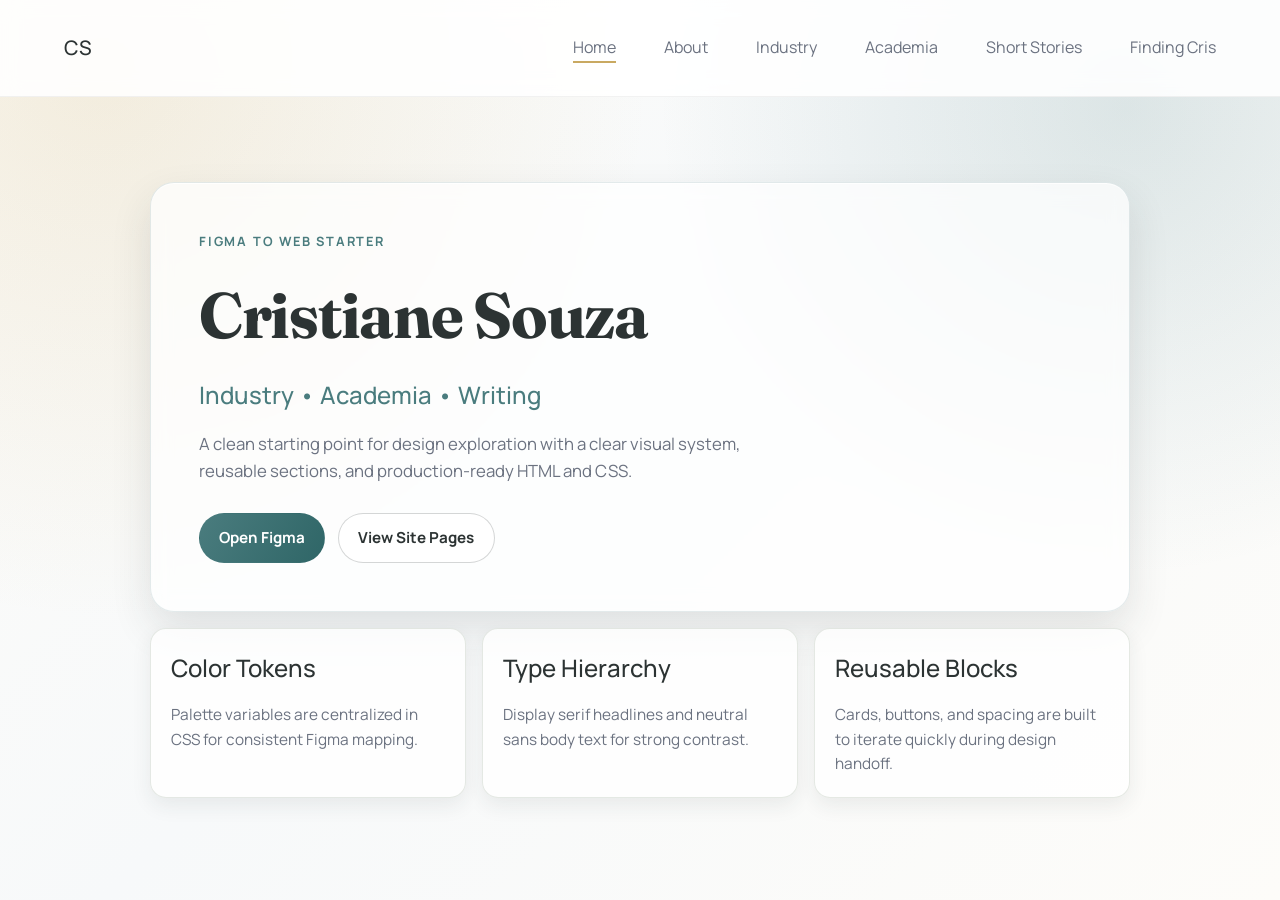
<file: index.html>
<!DOCTYPE html>
<html lang="en">
<head>
    <meta charset="UTF-8">
    <meta name="viewport" content="width=device-width, initial-scale=1.0">
    <title>Cris Souza</title>
    <link rel="preconnect" href="https://fonts.googleapis.com">
    <link rel="preconnect" href="https://fonts.gstatic.com" crossorigin>
    <link href="https://fonts.googleapis.com/css2?family=Fraunces:opsz,wght@9..144,500;9..144,700&family=Manrope:wght@400;500;700&display=swap" rel="stylesheet">
    <link rel="stylesheet" href="css/style.css">
</head>
<body>
    <nav>
        <div class="logo">CS</div>
        <ul class="nav-links">
            <li><a href="index.html" class="active">Home</a></li>
            <li><a href="about.html">About</a></li>
            <li><a href="industry.html">Industry</a></li>
            <li><a href="academia.html">Academia</a></li>
            <li><a href="stories.html">Short Stories</a></li>
            <li><a href="contact.html">Finding Cris</a></li>
        </ul>
    </nav>

    <main class="landing">
        <section class="hero-panel">
            <p class="eyebrow">Figma to web starter</p>
            <h1>Cristiane Souza</h1>
            <p class="subtitle">Industry • Academia • Writing</p>
            <p class="hero-copy">
                A clean starting point for design exploration with a clear visual
                system, reusable sections, and production-ready HTML and CSS.
            </p>
            <div class="action-row">
                <a class="button primary" href="https://www.figma.com/" target="_blank" rel="noreferrer">Open Figma</a>
                <a class="button secondary" href="about.html">View Site Pages</a>
            </div>
        </section>

        <section class="feature-strip" aria-label="Design foundations">
            <article class="feature-card">
                <h3>Color Tokens</h3>
                <p>Palette variables are centralized in CSS for consistent Figma mapping.</p>
            </article>
            <article class="feature-card">
                <h3>Type Hierarchy</h3>
                <p>Display serif headlines and neutral sans body text for strong contrast.</p>
            </article>
            <article class="feature-card">
                <h3>Reusable Blocks</h3>
                <p>Cards, buttons, and spacing are built to iterate quickly during design handoff.</p>
            </article>
        </section>
    </main>

    <script src="js/main.js"></script>
</body>
</html>
</file>
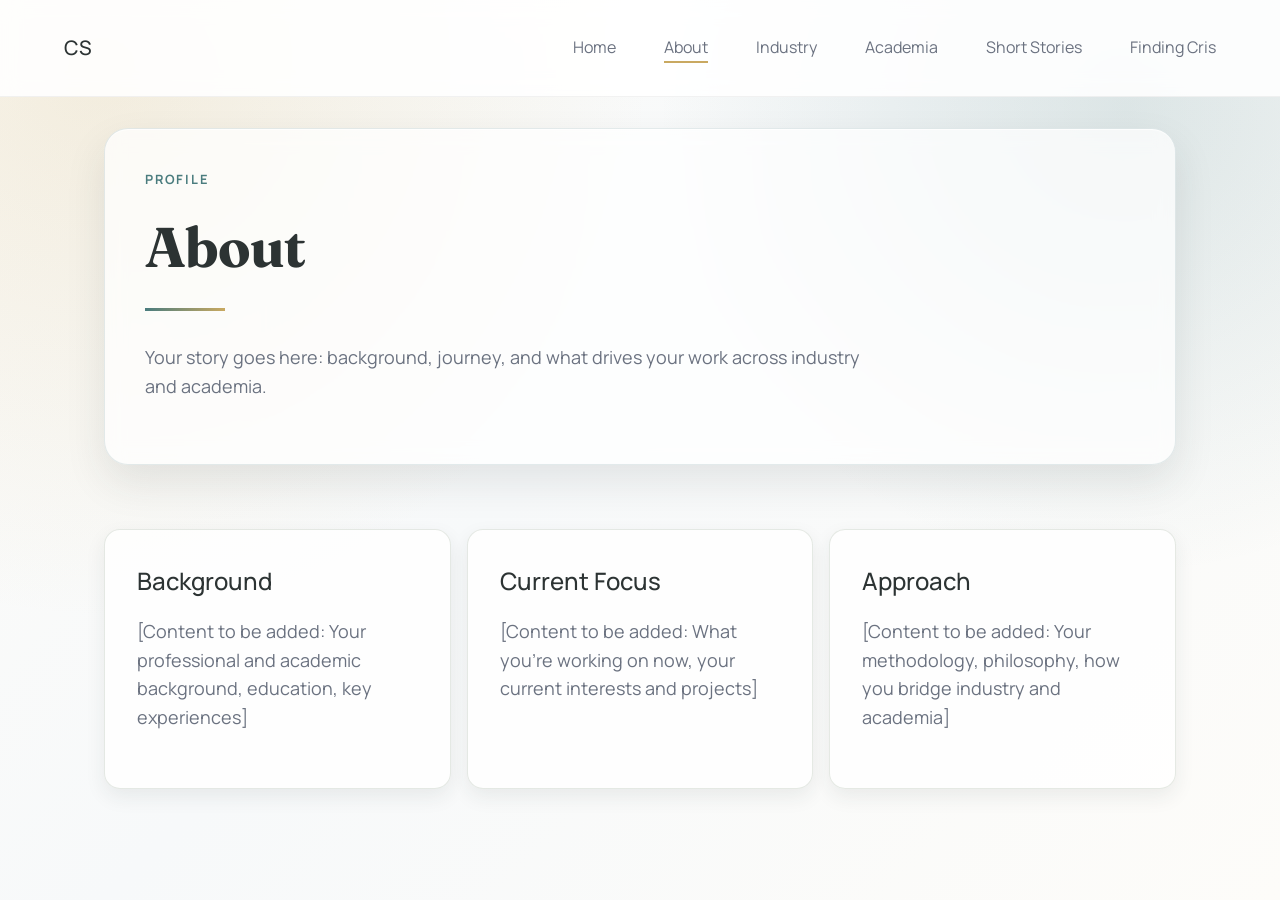
<file: about.html>
<!DOCTYPE html>
<html lang="en">
<head>
    <meta charset="UTF-8">
    <meta name="viewport" content="width=device-width, initial-scale=1.0">
    <title>About - Cris Souza</title>
    <link rel="preconnect" href="https://fonts.googleapis.com">
    <link rel="preconnect" href="https://fonts.gstatic.com" crossorigin>
    <link href="https://fonts.googleapis.com/css2?family=Fraunces:opsz,wght@9..144,500;9..144,700&family=Manrope:wght@400;500;700&display=swap" rel="stylesheet">
    <link rel="stylesheet" href="css/style.css">
</head>
<body>
    <nav>
        <div class="logo">CS</div>
        <ul class="nav-links">
            <li><a href="index.html">Home</a></li>
            <li><a href="about.html" class="active">About</a></li>
            <li><a href="industry.html">Industry</a></li>
            <li><a href="academia.html">Academia</a></li>
            <li><a href="stories.html">Short Stories</a></li>
            <li><a href="contact.html">Finding Cris</a></li>
        </ul>
    </nav>

    <main class="page-container">
        <header class="page-header page-hero-panel">
            <p class="eyebrow">Profile</p>
            <h1>About</h1>
            <div class="accent-line"></div>
            <p>Your story goes here: background, journey, and what drives your work across industry and academia.</p>
        </header>

        <section class="content-grid soft-grid">
            <article class="card soft-card">
                <h3>Background</h3>
                <p>[Content to be added: Your professional and academic background, education, key experiences]</p>
            </article>

            <article class="card soft-card">
                <h3>Current Focus</h3>
                <p>[Content to be added: What you're working on now, your current interests and projects]</p>
            </article>

            <article class="card soft-card">
                <h3>Approach</h3>
                <p>[Content to be added: Your methodology, philosophy, how you bridge industry and academia]</p>
            </article>
        </section>
    </main>

    <script src="js/main.js"></script>
</body>
</html>
</file>
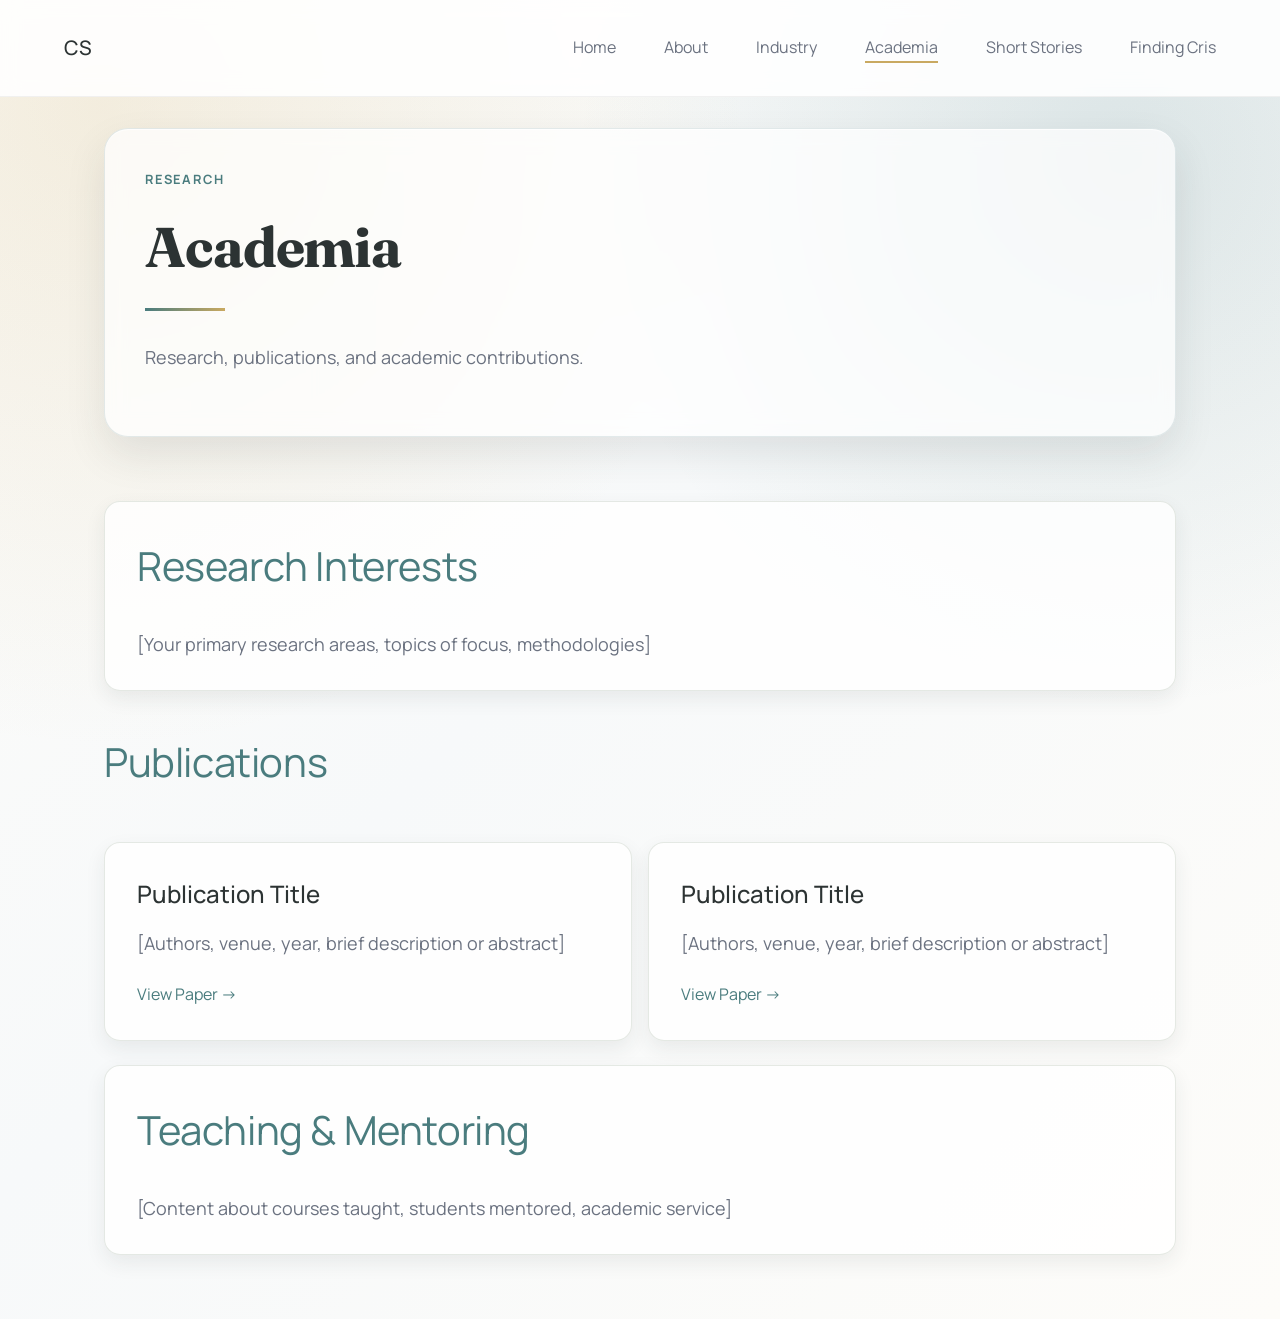
<file: academia.html>
<!DOCTYPE html>
<html lang="en">
<head>
    <meta charset="UTF-8">
    <meta name="viewport" content="width=device-width, initial-scale=1.0">
    <title>Academia - Cristiane Souza</title>
    <link rel="preconnect" href="https://fonts.googleapis.com">
    <link rel="preconnect" href="https://fonts.gstatic.com" crossorigin>
    <link href="https://fonts.googleapis.com/css2?family=Fraunces:opsz,wght@9..144,500;9..144,700&family=Manrope:wght@400;500;700&display=swap" rel="stylesheet">
    <link rel="stylesheet" href="css/style.css">
</head>
<body>
    <nav>
        <div class="logo">CS</div>
        <ul class="nav-links">
            <li><a href="index.html">Home</a></li>
            <li><a href="about.html">About</a></li>
            <li><a href="industry.html">Industry</a></li>
            <li><a href="academia.html" class="active">Academia</a></li>
            <li><a href="stories.html">Short Stories</a></li>
            <li><a href="contact.html">Finding Cris</a></li>
        </ul>
    </nav>

    <main class="page-container">
        <header class="page-header page-hero-panel">
            <p class="eyebrow">Research</p>
            <h1>Academia</h1>
            <div class="accent-line"></div>
            <p>Research, publications, and academic contributions.</p>
        </header>

        <section class="card soft-card section-card">
            <h2>Research Interests</h2>
            <p>[Your primary research areas, topics of focus, methodologies]</p>
        </section>

        <section class="section-block">
            <h2>Publications</h2>
            <div class="content-grid soft-grid">
                <div class="card soft-card">
                    <h3>Publication Title</h3>
                    <p>[Authors, venue, year, brief description or abstract]</p>
                    <a href="#">View Paper →</a>
                </div>

                <div class="card soft-card">
                    <h3>Publication Title</h3>
                    <p>[Authors, venue, year, brief description or abstract]</p>
                    <a href="#">View Paper →</a>
                </div>
            </div>
        </section>

        <section class="card soft-card section-card">
            <h2>Teaching & Mentoring</h2>
            <p>[Content about courses taught, students mentored, academic service]</p>
        </section>
    </main>

    <script src="js/main.js"></script>
</body>
</html>
</file>
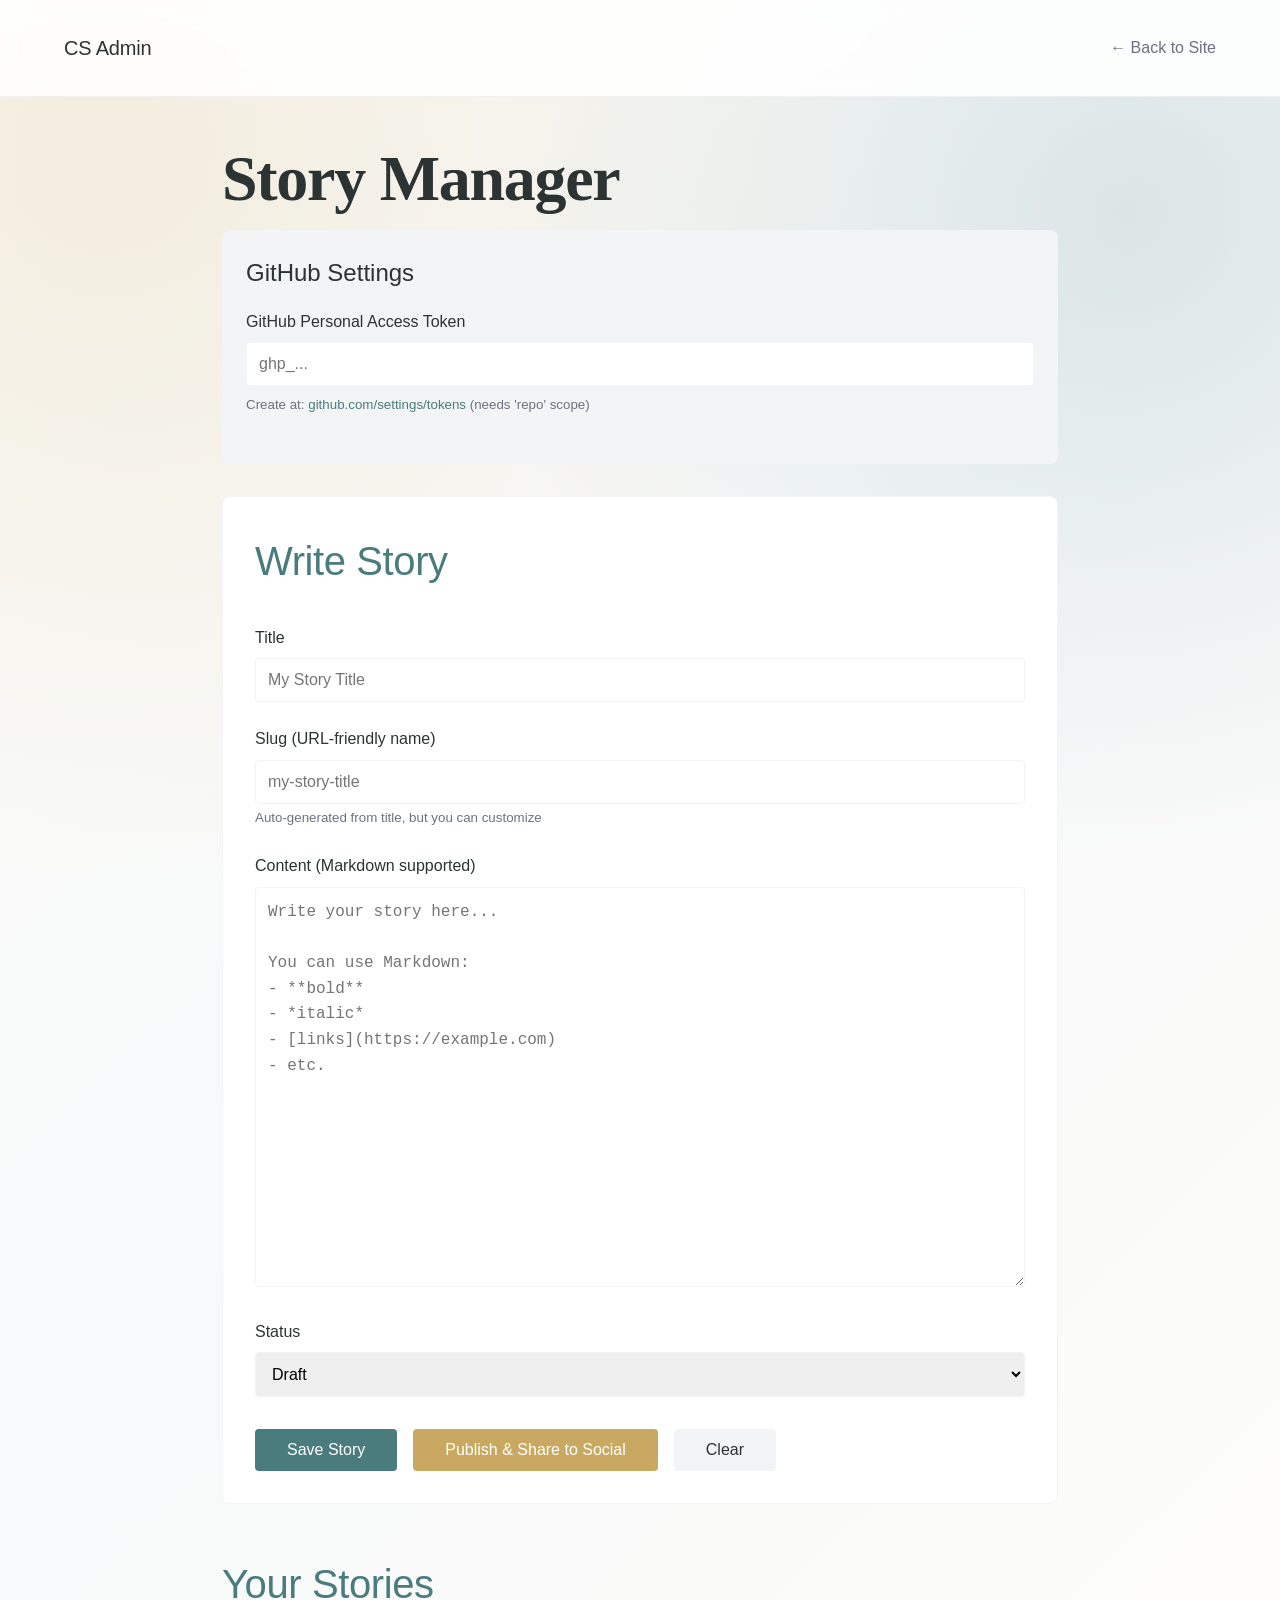
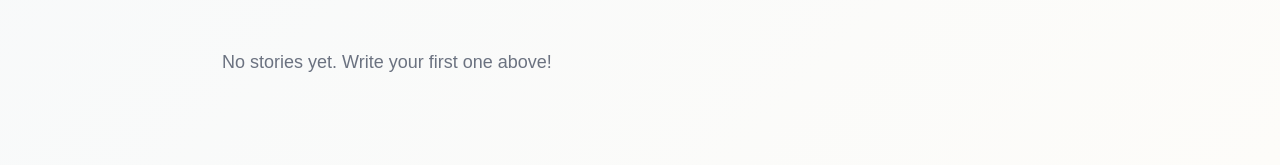
<file: admin.html>
<!DOCTYPE html>
<html lang="en">
<head>
    <meta charset="UTF-8">
    <meta name="viewport" content="width=device-width, initial-scale=1.0">
    <title>Story Admin</title>
    <link rel="stylesheet" href="css/style.css">
    <style>
        .admin-container {
            max-width: 900px;
            margin: 0 auto;
            padding: 8rem 2rem 4rem;
        }

        .editor-section {
            background: var(--white);
            border: 1px solid var(--gray-light);
            border-radius: 8px;
            padding: 2rem;
            margin-bottom: 2rem;
        }

        .form-group {
            margin-bottom: 1.5rem;
        }

        .form-group label {
            display: block;
            font-weight: 500;
            color: var(--gray-dark);
            margin-bottom: 0.5rem;
        }

        .form-group input,
        .form-group textarea,
        .form-group select {
            width: 100%;
            padding: 0.75rem;
            border: 1px solid var(--gray-light);
            border-radius: 4px;
            font-family: inherit;
            font-size: 1rem;
        }

        .form-group textarea {
            min-height: 400px;
            font-family: 'Monaco', 'Courier New', monospace;
            line-height: 1.6;
        }

        .button-group {
            display: flex;
            gap: 1rem;
            margin-top: 2rem;
        }

        .btn {
            padding: 0.75rem 2rem;
            border: none;
            border-radius: 4px;
            font-size: 1rem;
            font-weight: 500;
            cursor: pointer;
            transition: var(--transition);
        }

        .btn-primary {
            background: var(--teal);
            color: var(--white);
        }

        .btn-primary:hover {
            background: var(--sage);
        }

        .btn-secondary {
            background: var(--gray-light);
            color: var(--gray-dark);
        }

        .btn-secondary:hover {
            background: var(--gray-medium);
            color: var(--white);
        }

        .btn-gold {
            background: var(--gold);
            color: var(--white);
        }

        .btn-gold:hover {
            opacity: 0.9;
        }

        .stories-list {
            margin-top: 3rem;
        }

        .story-item {
            padding: 1rem;
            border: 1px solid var(--gray-light);
            border-radius: 4px;
            margin-bottom: 1rem;
            display: flex;
            justify-content: space-between;
            align-items: center;
        }

        .story-item.draft {
            background: var(--gray-light);
        }

        .story-item.published {
            background: var(--white);
        }

        .story-info h4 {
            margin: 0 0 0.25rem 0;
            color: var(--gray-dark);
        }

        .story-info .meta {
            font-size: 0.875rem;
            color: var(--gray-medium);
        }

        .story-actions {
            display: flex;
            gap: 0.5rem;
        }

        .story-actions button {
            padding: 0.5rem 1rem;
            font-size: 0.875rem;
        }

        .status-badge {
            display: inline-block;
            padding: 0.25rem 0.75rem;
            border-radius: 12px;
            font-size: 0.75rem;
            font-weight: 500;
            margin-left: 0.5rem;
        }

        .status-badge.draft {
            background: var(--gray-light);
            color: var(--gray-dark);
        }

        .status-badge.published {
            background: var(--teal);
            color: var(--white);
        }

        .settings-section {
            background: var(--gray-light);
            padding: 1.5rem;
            border-radius: 8px;
            margin-bottom: 2rem;
        }

        .settings-section h3 {
            margin-top: 0;
        }

        .alert {
            padding: 1rem;
            border-radius: 4px;
            margin-bottom: 1rem;
        }

        .alert-success {
            background: #d4edda;
            color: #155724;
            border: 1px solid #c3e6cb;
        }

        .alert-error {
            background: #f8d7da;
            color: #721c24;
            border: 1px solid #f5c6cb;
        }

        .hidden {
            display: none;
        }
    </style>
</head>
<body>
    <nav>
        <div class="logo">CS Admin</div>
        <ul class="nav-links">
            <li><a href="index.html">← Back to Site</a></li>
        </ul>
    </nav>

    <div class="admin-container">
        <h1>Story Manager</h1>
        <div class="accent-line"></div>

        <div id="alert" class="alert hidden"></div>

        <!-- Settings -->
        <div class="settings-section">
            <h3>GitHub Settings</h3>
            <div class="form-group">
                <label>GitHub Personal Access Token</label>
                <input type="password" id="githubToken" placeholder="ghp_...">
                <small style="color: var(--gray-medium); display: block; margin-top: 0.5rem;">
                    Create at: <a href="https://github.com/settings/tokens" target="_blank">github.com/settings/tokens</a> (needs 'repo' scope)
                </small>
            </div>
        </div>

        <!-- Editor -->
        <div class="editor-section">
            <h2>Write Story</h2>
            
            <div class="form-group">
                <label>Title</label>
                <input type="text" id="storyTitle" placeholder="My Story Title">
            </div>

            <div class="form-group">
                <label>Slug (URL-friendly name)</label>
                <input type="text" id="storySlug" placeholder="my-story-title">
                <small style="color: var(--gray-medium);">Auto-generated from title, but you can customize</small>
            </div>

            <div class="form-group">
                <label>Content (Markdown supported)</label>
                <textarea id="storyContent" placeholder="Write your story here...

You can use Markdown:
- **bold**
- *italic*
- [links](https://example.com)
- etc."></textarea>
            </div>

            <div class="form-group">
                <label>Status</label>
                <select id="storyStatus">
                    <option value="draft">Draft</option>
                    <option value="published">Published</option>
                </select>
            </div>

            <div class="button-group">
                <button class="btn btn-primary" onclick="saveStory()">Save Story</button>
                <button class="btn btn-gold" onclick="publishAndShare()" id="publishBtn" disabled>
                    Publish & Share to Social
                </button>
                <button class="btn btn-secondary" onclick="clearForm()">Clear</button>
            </div>
        </div>

        <!-- Stories List -->
        <div class="stories-list">
            <h2>Your Stories</h2>
            <div id="storiesList">
                <p style="color: var(--gray-medium);">Loading stories...</p>
            </div>
        </div>
    </div>

    <script src="js/main.js"></script>
    <script>
        // Auto-generate slug from title
        document.getElementById('storyTitle').addEventListener('input', (e) => {
            const slug = e.target.value
                .toLowerCase()
                .replace(/[^a-z0-9]+/g, '-')
                .replace(/^-|-$/g, '');
            document.getElementById('storySlug').value = slug;
        });

        // Enable publish button only when status is published
        document.getElementById('storyStatus').addEventListener('change', (e) => {
            document.getElementById('publishBtn').disabled = e.target.value !== 'published';
        });

        // Local storage for drafts and settings
        function getSettings() {
            return {
                githubToken: localStorage.getItem('githubToken') || '',
                repo: 'souza-cris/souza-cris.github.io',
                branch: 'main'
            };
        }

        function saveSettings() {
            const token = document.getElementById('githubToken').value;
            localStorage.setItem('githubToken', token);
        }

        function loadSettings() {
            const settings = getSettings();
            document.getElementById('githubToken').value = settings.githubToken;
        }

        function showAlert(message, type = 'success') {
            const alert = document.getElementById('alert');
            alert.className = `alert alert-${type}`;
            alert.textContent = message;
            alert.classList.remove('hidden');
            setTimeout(() => alert.classList.add('hidden'), 5000);
        }

        async function saveStory() {
            saveSettings();
            
            const title = document.getElementById('storyTitle').value;
            const slug = document.getElementById('storySlug').value;
            const content = document.getElementById('storyContent').value;
            const status = document.getElementById('storyStatus').value;

            if (!title || !slug || !content) {
                showAlert('Please fill in all fields', 'error');
                return;
            }

            const story = {
                title,
                slug,
                content,
                status,
                date: new Date().toISOString(),
                updated: new Date().toISOString()
            };

            // Save to localStorage for drafts
            const stories = getStories();
            stories[slug] = story;
            localStorage.setItem('stories', JSON.stringify(stories));

            // If published, commit to GitHub
            if (status === 'published') {
                await commitToGitHub(story);
            }

            showAlert(`Story "${title}" saved as ${status}!`);
            loadStories();
        }

        async function commitToGitHub(story) {
            const settings = getSettings();
            
            if (!settings.githubToken) {
                showAlert('Please set your GitHub token in settings', 'error');
                return;
            }

            const fileContent = `---
title: ${story.title}
date: ${story.date}
status: ${story.status}
---

${story.content}
`;

            const path = `stories/${story.slug}.md`;
            const message = `Add story: ${story.title}`;

            try {
                // Get current file SHA if exists (for updates)
                let sha = null;
                try {
                    const getResponse = await fetch(
                        `https://api.github.com/repos/${settings.repo}/contents/${path}`,
                        {
                            headers: {
                                'Authorization': `token ${settings.githubToken}`,
                                'Accept': 'application/vnd.github.v3+json'
                            }
                        }
                    );
                    if (getResponse.ok) {
                        const data = await getResponse.json();
                        sha = data.sha;
                    }
                } catch (e) {
                    // File doesn't exist yet
                }

                // Create or update file
                const response = await fetch(
                    `https://api.github.com/repos/${settings.repo}/contents/${path}`,
                    {
                        method: 'PUT',
                        headers: {
                            'Authorization': `token ${settings.githubToken}`,
                            'Accept': 'application/vnd.github.v3+json',
                            'Content-Type': 'application/json'
                        },
                        body: JSON.stringify({
                            message,
                            content: btoa(unescape(encodeURIComponent(fileContent))),
                            branch: settings.branch,
                            ...(sha && { sha })
                        })
                    }
                );

                if (!response.ok) {
                    throw new Error('Failed to commit to GitHub');
                }

                showAlert('Story published to GitHub!');
            } catch (error) {
                showAlert(`Error: ${error.message}`, 'error');
            }
        }

        async function publishAndShare() {
            await saveStory();
            
            const title = document.getElementById('storyTitle').value;
            const slug = document.getElementById('storySlug').value;
            const url = `https://souza-cris.github.io/story.html?slug=${slug}`;
            
            // For now, just copy link - social API integration comes later
            const shareText = `New story: ${title}\n\n${url}`;
            
            if (navigator.clipboard) {
                await navigator.clipboard.writeText(shareText);
                showAlert('Story published! Share text copied to clipboard. Paste in LinkedIn/Twitter.');
            } else {
                showAlert('Story published! Share manually on social media.');
            }
            
            // TODO: Add LinkedIn & Twitter API auto-posting here
        }

        function getStories() {
            const stored = localStorage.getItem('stories');
            return stored ? JSON.parse(stored) : {};
        }

        function loadStories() {
            const stories = getStories();
            const container = document.getElementById('storiesList');
            
            if (Object.keys(stories).length === 0) {
                container.innerHTML = '<p style="color: var(--gray-medium);">No stories yet. Write your first one above!</p>';
                return;
            }

            const sorted = Object.values(stories).sort((a, b) => 
                new Date(b.updated) - new Date(a.updated)
            );

            container.innerHTML = sorted.map(story => `
                <div class="story-item ${story.status}">
                    <div class="story-info">
                        <h4>
                            ${story.title}
                            <span class="status-badge ${story.status}">${story.status}</span>
                        </h4>
                        <div class="meta">
                            ${new Date(story.updated).toLocaleDateString()}
                        </div>
                    </div>
                    <div class="story-actions">
                        <button class="btn btn-secondary" onclick="editStory('${story.slug}')">Edit</button>
                        <button class="btn btn-secondary" onclick="deleteStory('${story.slug}')">Delete</button>
                    </div>
                </div>
            `).join('');
        }

        function editStory(slug) {
            const stories = getStories();
            const story = stories[slug];
            
            document.getElementById('storyTitle').value = story.title;
            document.getElementById('storySlug').value = story.slug;
            document.getElementById('storyContent').value = story.content;
            document.getElementById('storyStatus').value = story.status;
            
            window.scrollTo({ top: 0, behavior: 'smooth' });
        }

        function deleteStory(slug) {
            if (!confirm('Delete this story?')) return;
            
            const stories = getStories();
            delete stories[slug];
            localStorage.setItem('stories', JSON.stringify(stories));
            
            showAlert('Story deleted');
            loadStories();
        }

        function clearForm() {
            document.getElementById('storyTitle').value = '';
            document.getElementById('storySlug').value = '';
            document.getElementById('storyContent').value = '';
            document.getElementById('storyStatus').value = 'draft';
        }

        // Initialize
        loadSettings();
        loadStories();

        // Save token when changed
        document.getElementById('githubToken').addEventListener('change', saveSettings);
    </script>
</body>
</html>
</file>
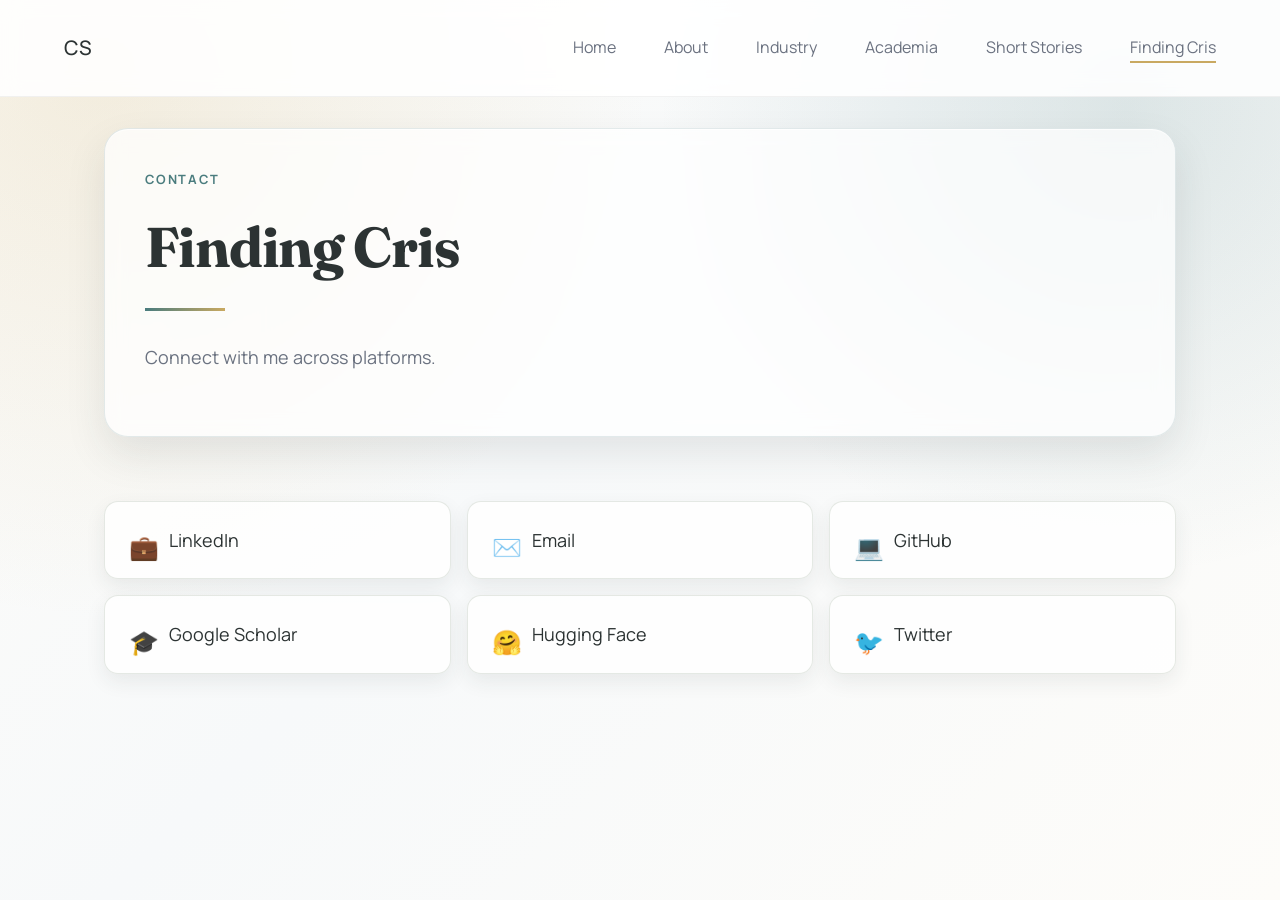
<file: contact.html>
<!DOCTYPE html>
<html lang="en">
<head>
    <meta charset="UTF-8">
    <meta name="viewport" content="width=device-width, initial-scale=1.0">
    <title>Finding Cris - Cristiane Souza</title>
    <link rel="preconnect" href="https://fonts.googleapis.com">
    <link rel="preconnect" href="https://fonts.gstatic.com" crossorigin>
    <link href="https://fonts.googleapis.com/css2?family=Fraunces:opsz,wght@9..144,500;9..144,700&family=Manrope:wght@400;500;700&display=swap" rel="stylesheet">
    <link rel="stylesheet" href="css/style.css">
</head>
<body>
    <nav>
        <div class="logo">CS</div>
        <ul class="nav-links">
            <li><a href="index.html">Home</a></li>
            <li><a href="about.html">About</a></li>
            <li><a href="industry.html">Industry</a></li>
            <li><a href="academia.html">Academia</a></li>
            <li><a href="stories.html">Short Stories</a></li>
            <li><a href="contact.html" class="active">Finding Cris</a></li>
        </ul>
    </nav>

    <main class="page-container">
        <header class="page-header page-hero-panel">
            <p class="eyebrow">Contact</p>
            <h1>Finding Cris</h1>
            <div class="accent-line"></div>
            <p>Connect with me across platforms.</p>
        </header>

        <div class="contact-links soft-grid">
            <a href="https://linkedin.com/in/yourprofile" class="contact-link" target="_blank">
                <span class="icon">💼</span>
                <span>LinkedIn</span>
            </a>

            <a href="mailto:your.email@example.com" class="contact-link">
                <span class="icon">✉️</span>
                <span>Email</span>
            </a>

            <a href="https://github.com/souza-cris" class="contact-link" target="_blank">
                <span class="icon">💻</span>
                <span>GitHub</span>
            </a>

            <a href="https://scholar.google.com/citations?user=yourprofile" class="contact-link" target="_blank">
                <span class="icon">🎓</span>
                <span>Google Scholar</span>
            </a>

            <a href="https://huggingface.co/yourprofile" class="contact-link" target="_blank">
                <span class="icon">🤗</span>
                <span>Hugging Face</span>
            </a>

            <a href="https://twitter.com/yourhandle" class="contact-link" target="_blank">
                <span class="icon">🐦</span>
                <span>Twitter</span>
            </a>
        </div>
    </main>

    <script src="js/main.js"></script>
</body>
</html>
</file>
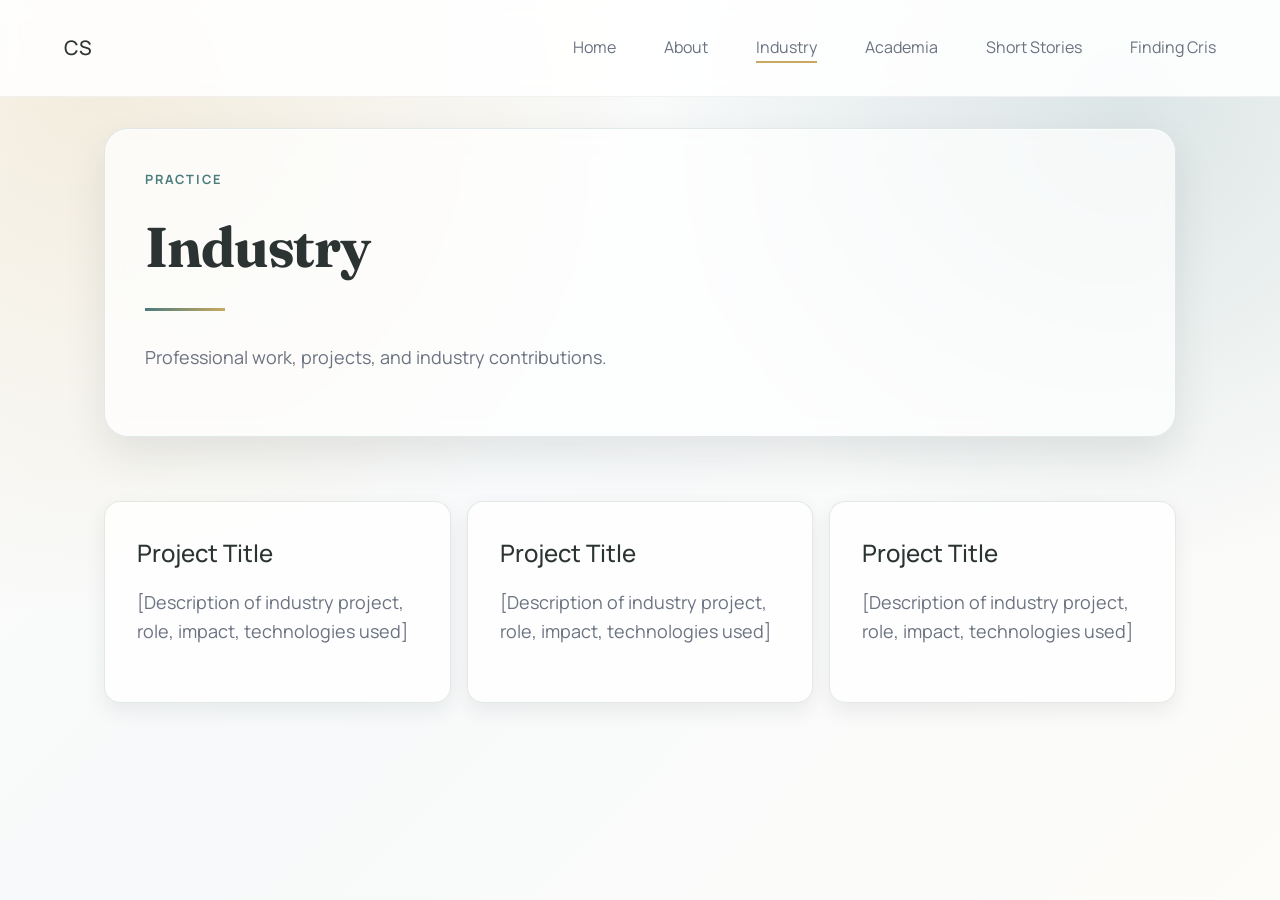
<file: industry.html>
<!DOCTYPE html>
<html lang="en">
<head>
    <meta charset="UTF-8">
    <meta name="viewport" content="width=device-width, initial-scale=1.0">
    <title>Industry - Cristiane Souza</title>
    <link rel="preconnect" href="https://fonts.googleapis.com">
    <link rel="preconnect" href="https://fonts.gstatic.com" crossorigin>
    <link href="https://fonts.googleapis.com/css2?family=Fraunces:opsz,wght@9..144,500;9..144,700&family=Manrope:wght@400;500;700&display=swap" rel="stylesheet">
    <link rel="stylesheet" href="css/style.css">
</head>
<body>
    <nav>
        <div class="logo">CS</div>
        <ul class="nav-links">
            <li><a href="index.html">Home</a></li>
            <li><a href="about.html">About</a></li>
            <li><a href="industry.html" class="active">Industry</a></li>
            <li><a href="academia.html">Academia</a></li>
            <li><a href="stories.html">Short Stories</a></li>
            <li><a href="contact.html">Finding Cris</a></li>
        </ul>
    </nav>

    <main class="page-container">
        <header class="page-header page-hero-panel">
            <p class="eyebrow">Practice</p>
            <h1>Industry</h1>
            <div class="accent-line"></div>
            <p>Professional work, projects, and industry contributions.</p>
        </header>

        <div class="content-grid soft-grid">
            <div class="card soft-card">
                <h3>Project Title</h3>
                <p>[Description of industry project, role, impact, technologies used]</p>
            </div>

            <div class="card soft-card">
                <h3>Project Title</h3>
                <p>[Description of industry project, role, impact, technologies used]</p>
            </div>

            <div class="card soft-card">
                <h3>Project Title</h3>
                <p>[Description of industry project, role, impact, technologies used]</p>
            </div>
        </div>
    </main>

    <script src="js/main.js"></script>
</body>
</html>
</file>
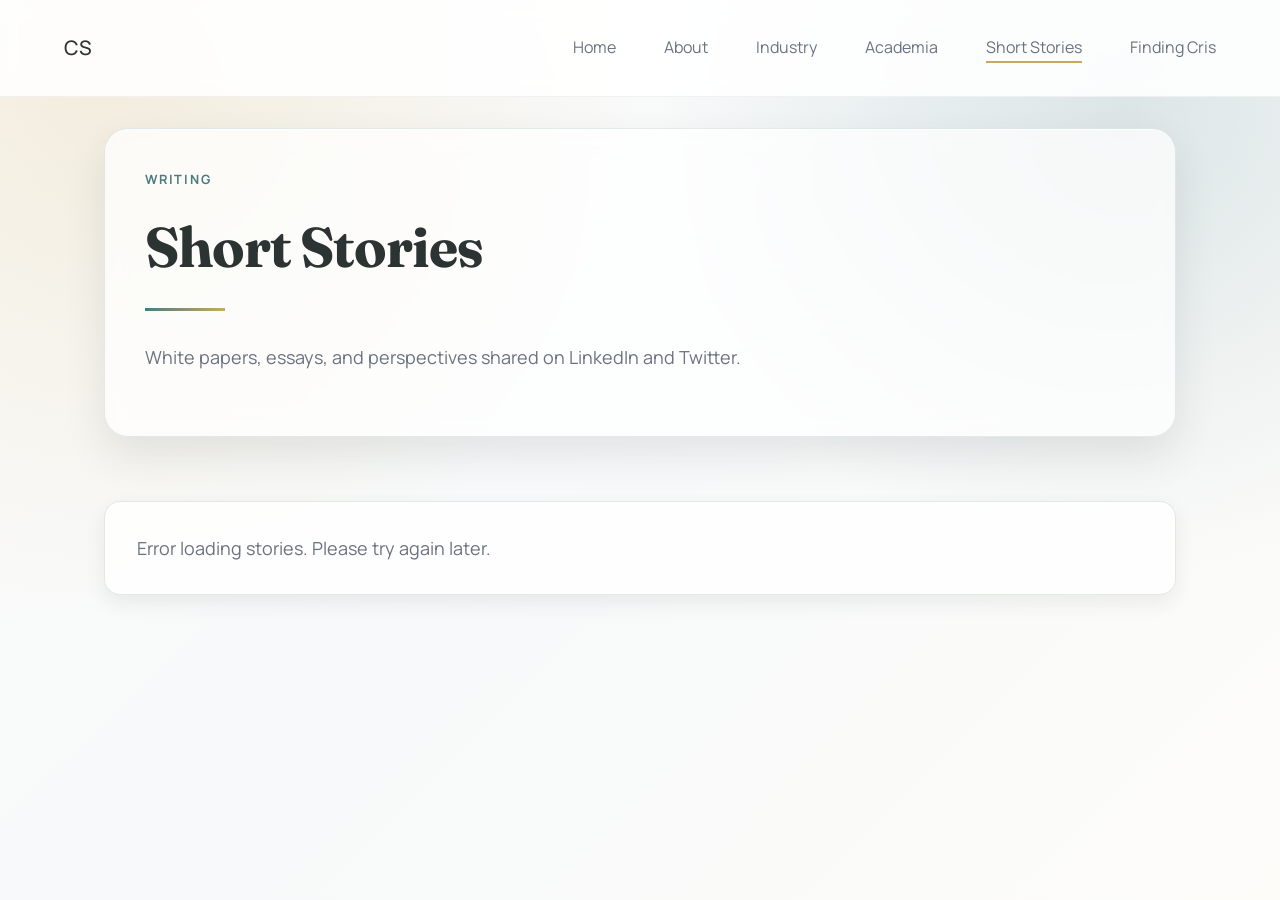
<file: stories.html>
<!DOCTYPE html>
<html lang="en">
<head>
    <meta charset="UTF-8">
    <meta name="viewport" content="width=device-width, initial-scale=1.0">
    <title>Short Stories - Cristiane Souza</title>
    <link rel="preconnect" href="https://fonts.googleapis.com">
    <link rel="preconnect" href="https://fonts.gstatic.com" crossorigin>
    <link href="https://fonts.googleapis.com/css2?family=Fraunces:opsz,wght@9..144,500;9..144,700&family=Manrope:wght@400;500;700&display=swap" rel="stylesheet">
    <link rel="stylesheet" href="css/style.css">
</head>
<body>
    <nav>
        <div class="logo">CS</div>
        <ul class="nav-links">
            <li><a href="index.html">Home</a></li>
            <li><a href="about.html">About</a></li>
            <li><a href="industry.html">Industry</a></li>
            <li><a href="academia.html">Academia</a></li>
            <li><a href="stories.html" class="active">Short Stories</a></li>
            <li><a href="contact.html">Finding Cris</a></li>
        </ul>
    </nav>

    <main class="page-container">
        <header class="page-header page-hero-panel">
            <p class="eyebrow">Writing</p>
            <h1>Short Stories</h1>
            <div class="accent-line"></div>
            <p>White papers, essays, and perspectives shared on LinkedIn and Twitter.</p>
        </header>

        <div id="storiesContainer" class="content-grid soft-grid">
            <div class="card soft-card">
                <p class="status-message">Loading stories...</p>
            </div>
        </div>
    </main>

    <script src="js/main.js"></script>
    <script>
        async function loadStories() {
            try {
                // Fetch stories directory from GitHub
                const response = await fetch(
                    'https://api.github.com/repos/souza-cris/souza-cris.github.io/contents/stories'
                );

                if (!response.ok) {
                    // No stories yet
                    document.getElementById('storiesContainer').innerHTML = `
                        <div class="card soft-card">
                            <p class="status-message">No stories published yet. Check back soon!</p>
                        </div>
                    `;
                    return;
                }

                const files = await response.json();
                const storyFiles = files.filter(f => f.name.endsWith('.md'));

                if (storyFiles.length === 0) {
                    document.getElementById('storiesContainer').innerHTML = `
                        <div class="card soft-card">
                            <p class="status-message">No stories published yet. Check back soon!</p>
                        </div>
                    `;
                    return;
                }

                // Fetch and parse each story
                const stories = await Promise.all(
                    storyFiles.map(async file => {
                        const contentResponse = await fetch(file.download_url);
                        const markdown = await contentResponse.text();
                        
                        // Parse frontmatter
                        const frontmatterMatch = markdown.match(/^---\n([\s\S]*?)\n---\n([\s\S]*)$/);
                        let title = 'Untitled';
                        let date = new Date();
                        let status = 'published';
                        let excerpt = '';

                        if (frontmatterMatch) {
                            const frontmatter = frontmatterMatch[1];
                            const content = frontmatterMatch[2];

                            const titleMatch = frontmatter.match(/title:\s*(.+)/);
                            const dateMatch = frontmatter.match(/date:\s*(.+)/);
                            const statusMatch = frontmatter.match(/status:\s*(.+)/);

                            if (titleMatch) title = titleMatch[1];
                            if (dateMatch) date = new Date(dateMatch[1]);
                            if (statusMatch) status = statusMatch[1];

                            // Get first paragraph as excerpt
                            const firstPara = content.trim().split('\n\n')[0];
                            excerpt = firstPara.substring(0, 150) + (firstPara.length > 150 ? '...' : '');
                        }

                        return {
                            slug: file.name.replace('.md', ''),
                            title,
                            date,
                            status,
                            excerpt
                        };
                    })
                );

                // Filter only published and sort by date
                const published = stories
                    .filter(s => s.status === 'published')
                    .sort((a, b) => b.date - a.date);

                if (published.length === 0) {
                    document.getElementById('storiesContainer').innerHTML = `
                        <div class="card soft-card">
                            <p class="status-message">No stories published yet. Check back soon!</p>
                        </div>
                    `;
                    return;
                }

                // Render stories
                document.getElementById('storiesContainer').innerHTML = published.map(story => `
                    <div class="card soft-card">
                        <h3><a href="story.html?slug=${story.slug}">${story.title}</a></h3>
                        <p class="story-date">${story.date.toLocaleDateString('en-US', {
                            year: 'numeric',
                            month: 'long',
                            day: 'numeric'
                        })}</p>
                        <p>${story.excerpt}</p>
                        <div class="story-readmore">
                            <a href="story.html?slug=${story.slug}">Read more →</a>
                        </div>
                    </div>
                `).join('');

            } catch (error) {
                console.error('Error loading stories:', error);
                document.getElementById('storiesContainer').innerHTML = `
                    <div class="card soft-card">
                        <p class="status-message">Error loading stories. Please try again later.</p>
                    </div>
                `;
            }
        }

        loadStories();
    </script>
</body>
</html>
</file>
<file: css/style.css>
/* Color Palette */
:root {
  --sage: #8B9D83;
  --teal: #4A7C7E;
  --gray-dark: #2C3333;
  --gray-medium: #6B7280;
  --gray-light: #F3F4F6;
  --gold: #C9A961;
  --white: #FFFFFF;
  
  --transition: all 0.3s cubic-bezier(0.4, 0, 0.2, 1);
}

/* Reset & Base */
* {
  margin: 0;
  padding: 0;
  box-sizing: border-box;
}

body {
  font-family: 'Manrope', 'Segoe UI', 'Helvetica Neue', Arial, sans-serif;
  line-height: 1.6;
  color: var(--gray-dark);
  background:
    radial-gradient(circle at 8% 8%, rgba(201, 169, 97, 0.18) 0%, transparent 38%),
    radial-gradient(circle at 88% 12%, rgba(74, 124, 126, 0.16) 0%, transparent 34%),
    linear-gradient(135deg, #fdfcf9 0%, #f7f9fa 46%, #fdfcf9 100%);
  overflow-x: hidden;
}

/* Typography */
h1 {
  font-family: 'Fraunces', Georgia, serif;
  font-size: 4rem;
  font-weight: 700;
  letter-spacing: -0.02em;
  color: var(--gray-dark);
}

h2 {
  font-size: 2.5rem;
  font-weight: 400;
  letter-spacing: -0.01em;
  margin-bottom: 2rem;
  color: var(--teal);
}

h3 {
  font-size: 1.5rem;
  font-weight: 500;
  color: var(--gray-dark);
  margin-bottom: 1rem;
}

p {
  font-size: 1.125rem;
  color: var(--gray-medium);
  margin-bottom: 1.5rem;
  max-width: 65ch;
}

a {
  color: var(--teal);
  text-decoration: none;
  transition: var(--transition);
}

a:hover {
  color: var(--sage);
}

/* Navigation */
nav {
  position: fixed;
  top: 0;
  left: 0;
  width: 100%;
  padding: 2rem 4rem;
  display: flex;
  justify-content: space-between;
  align-items: center;
  z-index: 1000;
  background: rgba(255, 255, 255, 0.88);
  backdrop-filter: blur(10px);
  border-bottom: 1px solid rgba(0, 0, 0, 0.05);
}

.logo {
  font-size: 1.25rem;
  font-weight: 500;
  color: var(--gray-dark);
  letter-spacing: -0.01em;
}

.nav-links {
  display: flex;
  gap: 3rem;
  list-style: none;
}

.nav-links a {
  font-size: 1rem;
  color: var(--gray-medium);
  font-weight: 400;
  position: relative;
}

.nav-links a::after {
  content: '';
  position: absolute;
  bottom: -5px;
  left: 0;
  width: 0;
  height: 2px;
  background-color: var(--gold);
  transition: var(--transition);
}

.nav-links a:hover::after,
.nav-links a.active::after {
  width: 100%;
}

/* Landing Page */
.landing {
  min-height: 100vh;
  display: flex;
  flex-direction: column;
  justify-content: center;
  align-items: center;
  padding: 8rem 2rem 3rem;
  position: relative;
}

.hero-panel {
  width: min(980px, 100%);
  padding: 3rem;
  border-radius: 24px;
  border: 1px solid rgba(74, 124, 126, 0.15);
  background: rgba(255, 255, 255, 0.72);
  backdrop-filter: blur(10px);
  box-shadow:
    0 18px 40px rgba(44, 51, 51, 0.12),
    inset 0 1px 0 rgba(255, 255, 255, 0.8);
  animation: fadeInUp 0.8s ease-out;
}

.eyebrow {
  text-transform: uppercase;
  letter-spacing: 0.14em;
  font-size: 0.8rem;
  font-weight: 700;
  color: var(--teal);
  margin-bottom: 0.8rem;
}

.landing h1 {
  margin-bottom: 0.6rem;
}

.landing .subtitle {
  font-size: 1.5rem;
  color: var(--teal);
  font-weight: 500;
  margin-bottom: 1rem;
  animation: fadeInUp 0.8s ease-out 0.2s backwards;
}

.hero-copy {
  font-size: 1.05rem;
  margin-bottom: 1.8rem;
  max-width: 60ch;
}

.action-row {
  display: flex;
  flex-wrap: wrap;
  gap: 0.8rem;
}

.button {
  display: inline-flex;
  align-items: center;
  justify-content: center;
  border-radius: 999px;
  padding: 0.72rem 1.2rem;
  font-size: 0.95rem;
  font-weight: 700;
  border: 1px solid transparent;
}

.button.primary {
  background: linear-gradient(120deg, var(--teal), #2f6667);
  color: var(--white);
}

.button.primary:hover {
  color: var(--white);
  transform: translateY(-1px);
}

.button.secondary {
  border-color: rgba(44, 51, 51, 0.2);
  color: var(--gray-dark);
  background: rgba(255, 255, 255, 0.7);
}

.button.secondary:hover {
  transform: translateY(-1px);
}

.feature-strip {
  width: min(980px, 100%);
  margin-top: 1rem;
  display: grid;
  grid-template-columns: repeat(3, minmax(0, 1fr));
  gap: 1rem;
  animation: fadeInUp 0.8s ease-out 0.3s backwards;
}

.feature-strip .feature-card {
  padding: 1.25rem;
  border-radius: 16px;
  background: rgba(255, 255, 255, 0.8);
  border: 1px solid rgba(139, 157, 131, 0.22);
  box-shadow: 0 8px 20px rgba(44, 51, 51, 0.08);
}

.feature-strip .feature-card p {
  font-size: 0.96rem;
  margin-bottom: 0;
}

/* Section Pages */
.page-container {
  min-height: 100vh;
  padding: 8rem 4rem 4rem;
  max-width: 1200px;
  margin: 0 auto;
}

.page-header {
  margin-bottom: 4rem;
}

.page-hero-panel {
  padding: 2.5rem;
  border-radius: 24px;
  border: 1px solid rgba(74, 124, 126, 0.15);
  background: rgba(255, 255, 255, 0.72);
  backdrop-filter: blur(10px);
  box-shadow:
    0 18px 40px rgba(44, 51, 51, 0.1),
    inset 0 1px 0 rgba(255, 255, 255, 0.8);
}

.page-header h1 {
  font-size: 3.5rem;
  margin-bottom: 1rem;
}

.page-header .accent-line {
  width: 80px;
  height: 3px;
  background: linear-gradient(90deg, var(--teal), var(--gold));
  margin-bottom: 2rem;
}

/* Content Cards */
.content-grid {
  display: grid;
  grid-template-columns: repeat(auto-fit, minmax(300px, 1fr));
  gap: 2rem;
  margin-top: 3rem;
}

.soft-grid {
  gap: 1rem;
}

.card {
  padding: 2rem;
  background: var(--white);
  border: 1px solid var(--gray-light);
  border-radius: 8px;
  transition: var(--transition);
}

.soft-card {
  border-radius: 16px;
  background: rgba(255, 255, 255, 0.8);
  border-color: rgba(139, 157, 131, 0.22);
  box-shadow: 0 8px 20px rgba(44, 51, 51, 0.08);
}

.section-card {
  margin-top: 1.5rem;
}

.section-card p {
  margin-bottom: 0;
}

.section-block {
  margin-top: 2.4rem;
}

.card:hover {
  transform: translateY(-5px);
  box-shadow: 0 10px 30px rgba(0, 0, 0, 0.1);
  border-color: var(--sage);
}

.story-date {
  font-size: 0.9rem;
  color: var(--gray-medium);
  font-style: italic;
  margin-bottom: 0.5rem;
}

/* Contact Links */
.contact-links {
  display: grid;
  grid-template-columns: repeat(auto-fit, minmax(260px, 1fr));
  gap: 1rem;
  margin-top: 3rem;
}

.contact-link {
  display: flex;
  align-items: center;
  gap: 1rem;
  padding: 1.5rem;
  background: rgba(255, 255, 255, 0.8);
  border: 1px solid rgba(139, 157, 131, 0.22);
  border-radius: 14px;
  box-shadow: 0 8px 20px rgba(44, 51, 51, 0.08);
  transition: var(--transition);
  font-size: 1.125rem;
  color: var(--gray-dark);
}

.contact-link:hover {
  background: var(--sage);
  color: var(--white);
  transform: translateY(-2px);
}

.contact-link .icon {
  width: 24px;
  height: 24px;
  font-size: 1.5rem;
}

/* Stories */
.status-message {
  margin-bottom: 0;
}

.story-readmore {
  margin-top: 1rem;
}

.story-container {
  max-width: 860px;
  margin: 0 auto;
  padding: 8rem 2rem 4rem;
}

.loading {
  text-align: center;
  padding: 4rem 2rem;
  color: var(--gray-medium);
}

.story-header {
  margin-bottom: 2rem;
}

.story-content {
  line-height: 1.8;
  font-size: 1.125rem;
  margin-top: 2rem;
}

.story-content h2 {
  margin-top: 2.5rem;
  margin-bottom: 1rem;
}

.story-content h3 {
  margin-top: 2rem;
  margin-bottom: 0.75rem;
}

.story-content p {
  margin-bottom: 1.5rem;
}

.story-content a {
  color: var(--teal);
  text-decoration: underline;
}

.story-content code {
  background: var(--gray-light);
  padding: 0.2rem 0.4rem;
  border-radius: 6px;
  font-family: 'Monaco', 'Courier New', monospace;
  font-size: 0.9em;
}

.story-content pre {
  background: var(--gray-light);
  padding: 1rem;
  border-radius: 10px;
  overflow-x: auto;
}

.story-content pre code {
  background: none;
  padding: 0;
}

.share-section {
  margin-top: 4rem;
  padding-top: 2rem;
  border-top: 2px solid rgba(139, 157, 131, 0.25);
}

.share-buttons {
  display: flex;
  flex-wrap: wrap;
  gap: 1rem;
  margin-top: 1.5rem;
}

.share-btn {
  display: inline-flex;
  align-items: center;
  gap: 0.5rem;
  padding: 0.75rem 1.2rem;
  border-radius: 999px;
  text-decoration: none;
  font-weight: 600;
  transition: var(--transition);
  color: var(--white);
}

.share-btn-linkedin {
  background: #0077b5;
}

.share-btn-linkedin:hover {
  background: #006399;
  color: var(--white);
}

.share-btn-twitter {
  background: #1da1f2;
}

.share-btn-twitter:hover {
  background: #1a8cd8;
  color: var(--white);
}

.story-back-link {
  margin-top: 3rem;
}

.story-back-link a {
  font-weight: 600;
}

/* Animations */
@keyframes fadeInUp {
  from {
    opacity: 0;
    transform: translateY(30px);
  }
  to {
    opacity: 1;
    transform: translateY(0);
  }
}

/* Responsive */
@media (max-width: 768px) {
  nav {
    padding: 1.5rem 2rem;
    flex-direction: column;
    gap: 1rem;
  }
  
  .nav-links {
    gap: 1.5rem;
  }
  
  h1 {
    font-size: 2.5rem;
  }
  
  .page-container {
    padding: 6rem 2rem 2rem;
  }

  .page-hero-panel {
    padding: 1.6rem;
  }
  
  .content-grid {
    grid-template-columns: 1fr;
  }

  .landing {
    padding-top: 10rem;
  }

  .hero-panel {
    padding: 1.6rem;
  }

  .feature-strip {
    grid-template-columns: 1fr;
  }

  .story-container {
    padding: 9.5rem 1rem 2rem;
  }
}
</file>
